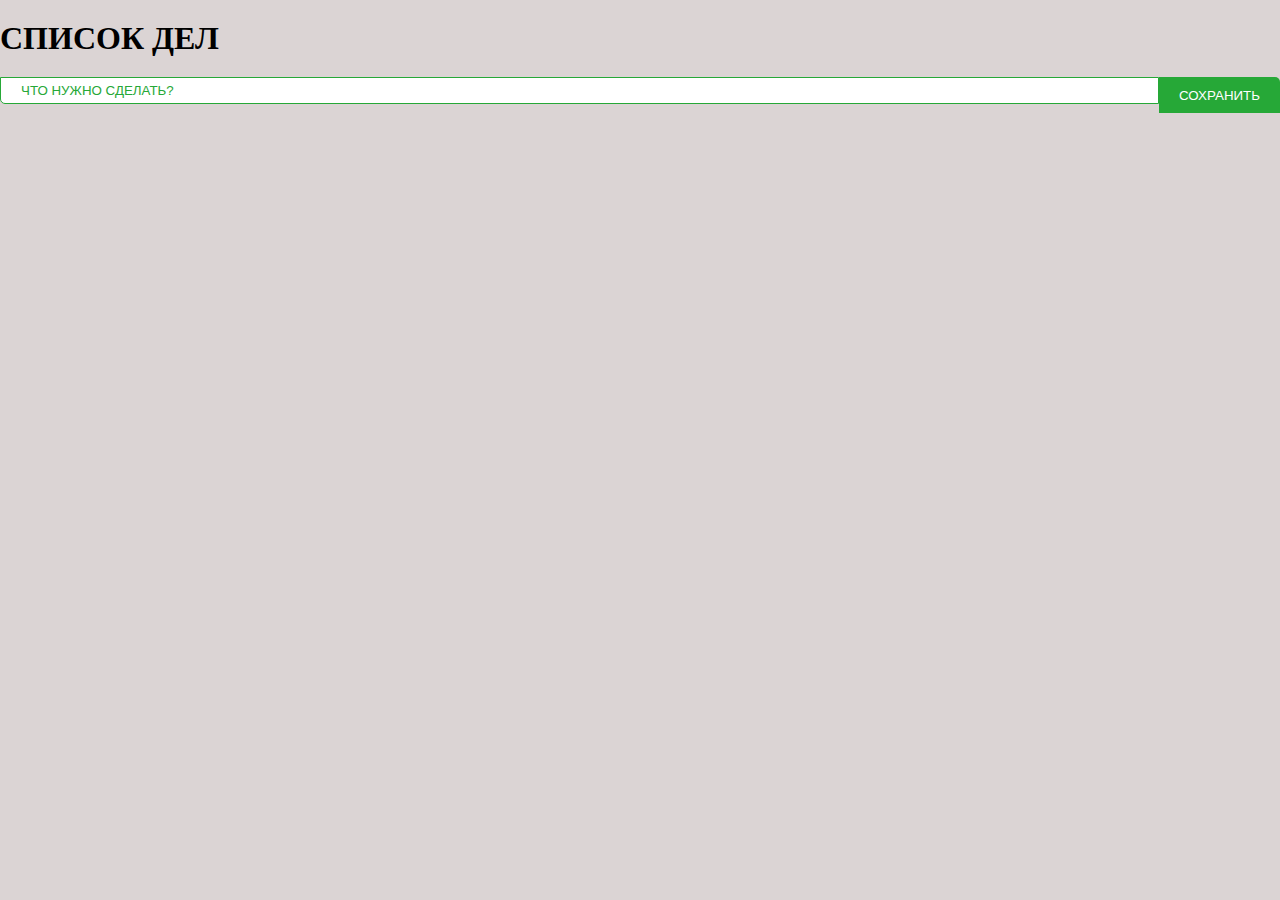
<file: application-dolist/index.html>
<!DOCTYPE html>
<html lang="ru">

<head>
  <meta charset="UTF-8">
  <title>список дел</title>
  <link rel="stylesheet" href="https://stackpath.bootstrapcdn.com/bootstrap/4.1.3/css/bootstrap.min.css" integrity="sha384-MCw98/SFnGE8fJT3GXwEOngsV7Zt27NXFoaoApmYm81iuXoPkFOJwJ8ERdknLPMO" crossorigin="anonymous">
  <link rel="stylesheet" href="css/style.css">
</head>

<body>
  <div class="container">
    <section class="main-list">
      <div class="main-list__wrapper">
        <h1 class="main-list__title">Список дел</h1>
      </div>
      <div class="case-row-wrapper">
        <p>
          <input type="text" id="newcase" placeholder="Что нужно сделать?" autofocus>
        </p>
        <button class="savecase">Сохранить</button>
      </div>
      <ul class="things-list"></ul>
    </section>

    <section class="completed">
      <h2 class="title">Выполненные задачи:</h2>
      <ul class="completed-list"></ul>
    </section>
    
  </div>
  <template id="template">
    <li class="item">
      <p>
        <input class="project-checkbox" id="case1" type="checkbox">
        <label class="project-label" for="case1"></label>
      </p>
      <button class="del-button" type="button"><span class="visually-hidden">Удалить задачу</span></button>
    </li>
  </template>
  <script src="js/script.js"></script>
</body>

</html>
</file>
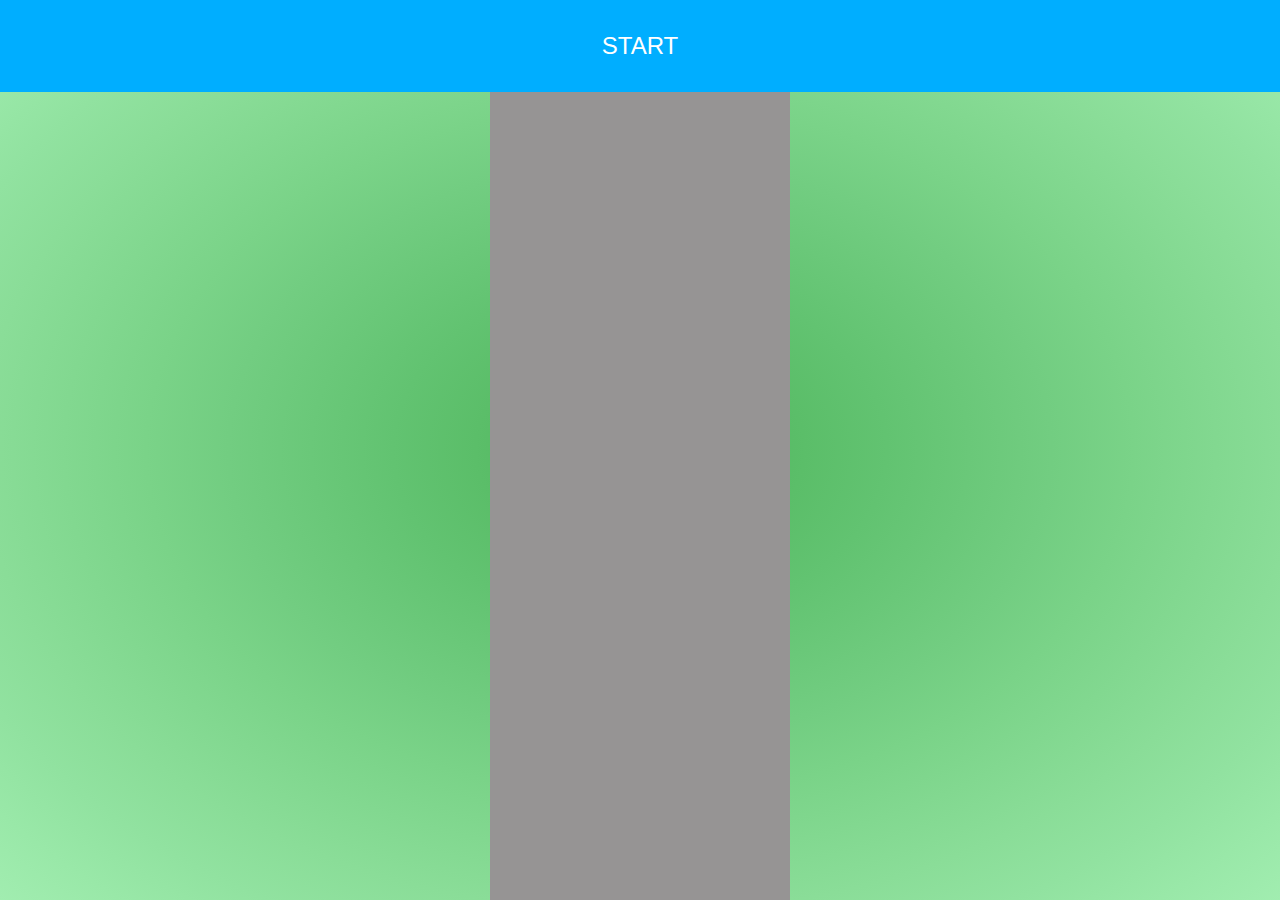
<file: game-race/index.html>
<!DOCTYPE html>
<html lang="en">
<head>
    <meta charset="UTF-8">
    <title>Race</title>
    <link rel="stylesheet" href="css/style.css">
</head>
<body>
    <div class="score">
        Ваши очки
        <span></span>
    </div>
    <div class="game">
        <button class="start" type="button">Start</button>
        <div class="game-area"></div>
    </div>

    <script src="js/main.js"></script>
</body>
</html>
</file>
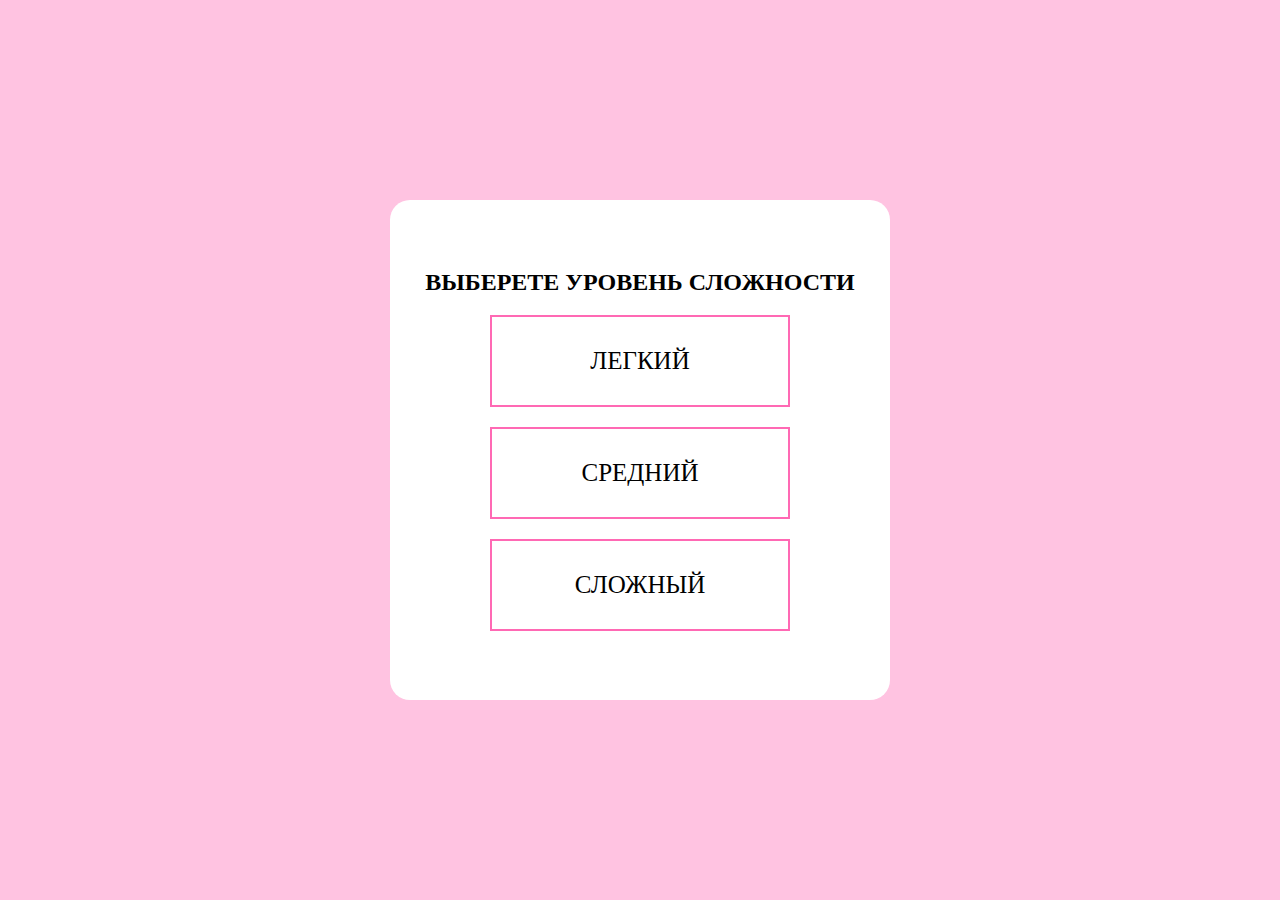
<file: game-tetris/index.html>
<!DOCTYPE html>
<html lang="ru">
<head>
  <meta charset="UTF-8">
  <title>Тетрис</title>
  <link rel="stylesheet" href="css/style.css">
</head>

<body>
  <input class="input" type="text" readonly>
  <div class="main"></div>
  <div class="controls">
    <h2>Управление</h2>
    <p>Вправо -- стрелка вправо</p>
    <p>Влево -- стрелка влево</p>
    <p>Поворот фигуры -- стрелка вверх</p>
    <p>Ускорить падение фигуры -- стрелка вниз</p>
  </div>
  <div class="overlay"></div>
  <div class="modal">
    <h2>Выберете уровень сложности</h2>
    <div class="button easy">Легкий</div>
    <div class="button normal">Средний</div>
    <div class="button hard">Сложный</div>
  </div>
  <script src="js/script.js"></script>
</body>
</html>
</file>
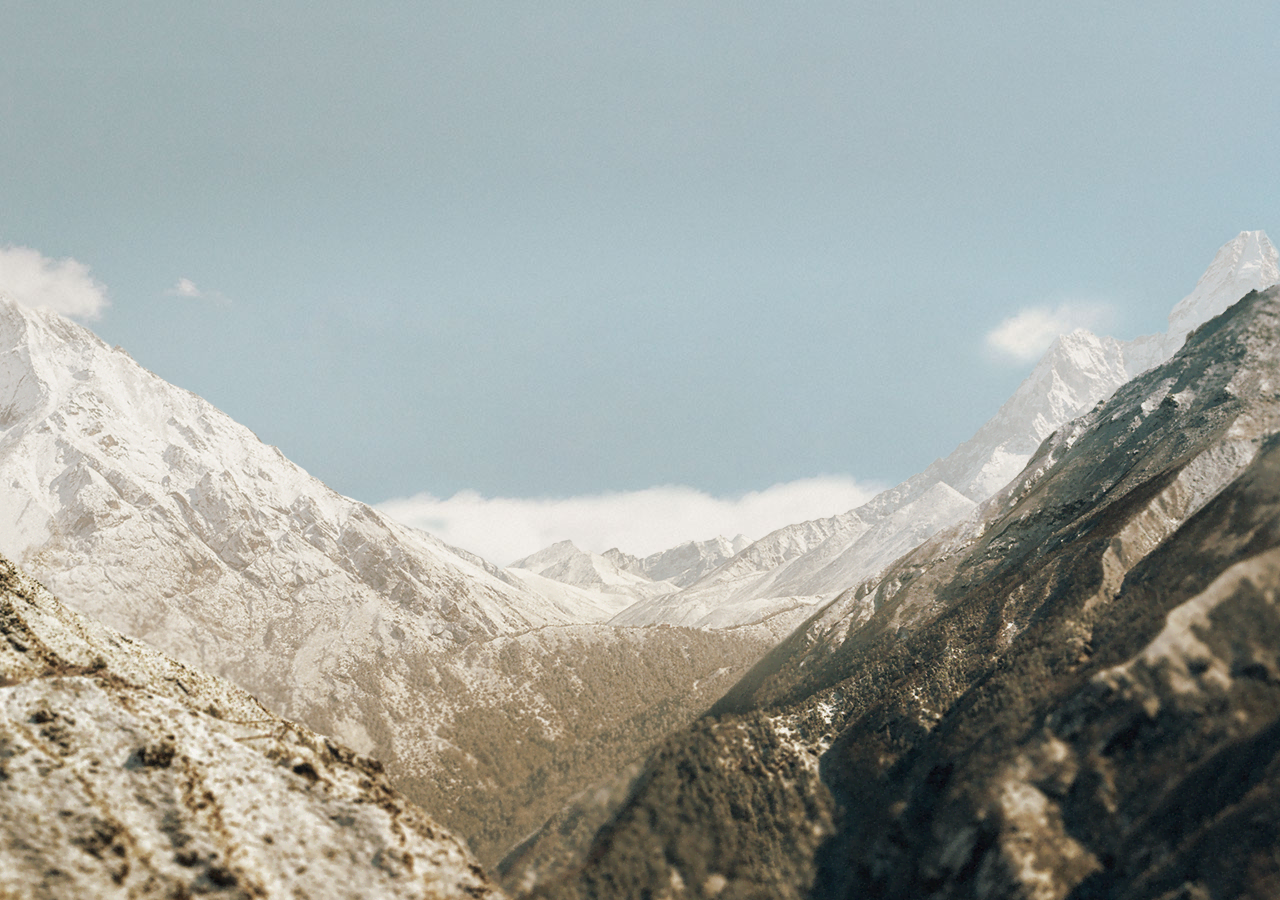
<file: parallax/index.html>
<!DOCTYPE html>
<html lang="ru">
<head>
  <meta charset="UTF-8">
  <title>Parallax</title>
  <link rel="stylesheet" href="style.css">
</head>

<body>
  <div class="scene">
    <div data-speed="80" class="layer layer-bg"></div>
    <div data-speed="40" class="layer layer-1"></div>
    <div data-speed="20" class="layer layer-2"></div>
  </div>
  <script src="main.js"></script>
</body>
</html>
</file>
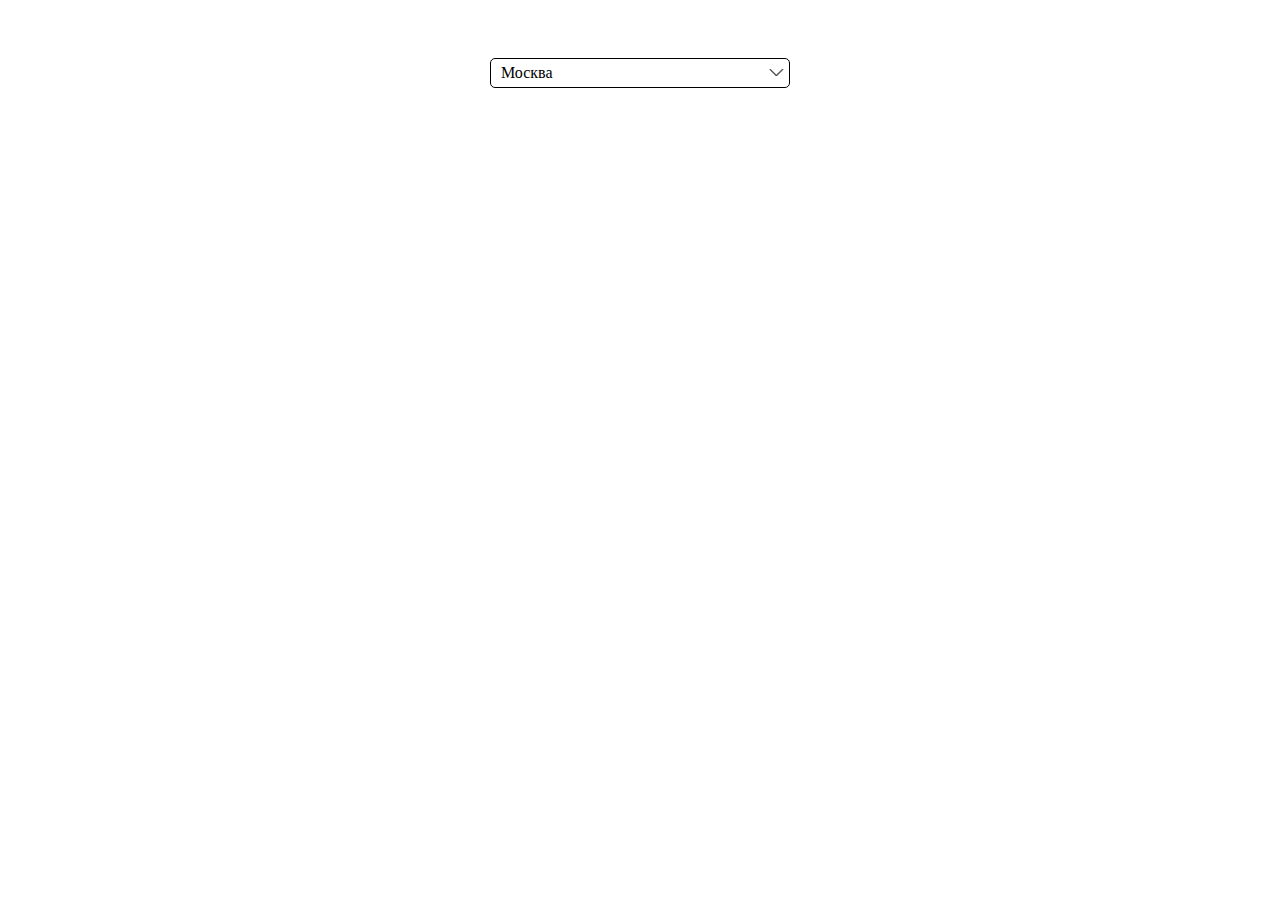
<file: plagin-select/index.html>
<!DOCTYPE html>
<html lang="ru">

<head>
  <meta charset="UTF-8">
  <title>Select plagin</title>
  <link rel="stylesheet" href="style.css">
</head>

<body>
  <div class="app">
    <div class="dropdown" id="dropdown">
      <div class="dropdown__label"></div>
      <ul class="dropdown__menu"></ul>
    </div>
  </div>

  <script src="script.js"></script>
</body>

</html>
</file>
<file: application-dolist/css/style.css>
*,
*::before,
*::after {
  box-sizing: border-box;
}

html,
body {
  margin: 0;
  padding: 0;
}

.container {
  background: #dbd4d4;
  min-height: 100vh;
  padding-top: 20px;
}

.visually-hidden {
  position: absolute;
  clip: rect(0 0 0 0);
  width: 1px;
  height: 1px;
  margin: -1px;
}

.main-list {
  border-top-right-radius: 5px;
  border-bottom-left-radius: 5px;
}

.main-list__wrapper {
  display: flex;
  justify-content: space-between;
}

.main-list__title {
  margin: 0;
  text-transform: uppercase;
  padding-bottom: 20px;
}

.case-row-wrapper {
  display: flex;
  justify-content: space-between;
  margin-bottom: 20px;
}

.case-row-wrapper p {
  flex-basis: 100%;
  margin: 0;
}

.main-list input[type="text"] {
  width: 100%;
  border: 1px solid transparent;
  border-bottom-left-radius: 5px;
  padding: 5px 20px;
  text-transform: uppercase;
  color: #26a837;
}

.main-list input[type="text"]::placeholder {
  color: #26a837;
  text-transform: uppercase;
}

.main-list input[type="text"]:hover,
.main-list input[type="text"]:focus {
  border: 1px solid #26a837;
  outline: none;
}

.savecase {
  height: 36px;
  background: transparent;
  cursor: pointer;
  text-transform: uppercase;
  background: #26a837;
  color: #fff;
  border: none;
  padding: 0 20px;
  text-align: center;
  vertical-align: middle;
  border-top-right-radius: 5px;
}

.things-list {
  list-style: none;
  margin: 0;
  padding: 0;
  padding-bottom: 20px;
}

.item {
  position: relative;
  padding: 0 20px;
  margin: 20px 0;
  background: #fff;
  border-top-left-radius: 5px;
  border-bottom-right-radius: 5px;
  text-transform: uppercase;
  color: #000;
}

.item:last-child {
  margin-bottom: 0;
}

.item p {
  display: flex;
  align-items: center;
  margin: 0;
  padding-right: 80px;
  transition: all .4s;
}

.item p:hover {
  color: #26a837;
}

.project-label {
  padding: 15px 0;
  margin-left: 20px;
  margin-bottom: 0;
  cursor: pointer;
  flex-grow: 1;
}

.project-checkbox {
  cursor: pointer;
}

.del-button {
  opacity: 0;
  position: absolute;
  top: 0;
  bottom: 0;
  right: 0;
  width: 80px;
  background-color: rgba(209, 13, 13, 0.99);
  cursor: pointer;
  transition: all .4s;
  outline: none !important;
}

.del-button::before,
.del-button::after {
  content: "";
  width: 40px;
  height: 5px;
  background-color: #fff;
  position: absolute;
  top: 50%;
  left: 50%;
  transform: translate(-50%, -50%) rotate(45deg);
}

.del-button::after {
  transform: translate(-50%, -50%) rotate(-45deg);
}

.item:hover .del-button,
.item:focus .del-button {
  opacity: 1;
  display: block;
}

.completed {
  display: none;
}

.completed-list {
  margin: 0;
  padding: 0;
  list-style: none;
}

.completed p {
  text-decoration: line-through;
  color: darkgray;
}

.completed p:hover {
  color: darkgray;
}

.title {
  text-transform: lowercase;
}

.completed.open {
  display: block;
}
</file>
<file: game-race/css/style.css>
body {
    margin: 0;
    background-image: radial-gradient(rgb(75, 179, 89), rgb(83, 184, 97), rgb(91, 190, 105), rgb(98, 195, 113), rgb(106, 200, 121), rgb(114, 205, 129), rgb(122, 211, 136), rgb(130, 216, 144), rgb(138, 221, 152), rgb(145, 226, 160), rgb(153, 232, 168), rgb(161, 237, 176));
}

.car,
.enemy {
    width: 50px;
    height: 100px;
    position: absolute;
    background: transparent url("../image/player.png") center / cover no-repeat;
}

.game-area {
    margin: auto;
    margin-top: 60px;
    width: 300px;
    height: calc(100vh - 60px);
    position: relative;
    background-color:#969494;
    overflow: hidden;
}

.line {
    width: 10px;
    height: 50px;
    position: absolute;
    left: 50%;
    transform: translateX(-50%);
    background-color: #fff;
}

.start {
    display: block;
    width: 100%;
    padding: 2rem;
    position: absolute;
    top: 0;
    left: 0;
    right: 0;
    z-index: 1;
    text-align: center;
    text-transform: uppercase;
    font-size: 1.5rem;
    color: #fff;
    background-color: #00aeff;
    border: none;
    cursor: pointer;
}

.score {
    padding: 1rem;
    position: absolute;
    top: 0;
    left: 0;
    right: 0;
    z-index: 1;
    text-align: center;
    font-size: 1.5rem;
    font-weight: 500;
    color: #fff;
    background-color: #df94d8;
}

.hide {
    display: none;
}
</file>
<file: game-tetris/css/style.css>
*,
*::before,
*::after {
  box-sizing: border-box;
}

body {
  background-color: rgba(200, 225, 255, .3);
}

.main {
  position: relative;
  width: 500px;
  height: 700px;
  margin: 20px auto;
  border: 1px solid #000;
  overflow: hidden;
}

.tetris {
  position: absolute;
  bottom: 0;
  width: 500px;
  height: 900px;
  display: flex;
  flex-wrap: wrap;
  background-color: #fff;
  overflow: hidden;
}

.excel {
  width: 50px;
  height: 50px;
  border: 1px solid #eee;
}

.figure,
.set {
  background-color: #FFC3E1;
}

.input {
  display: block;
  margin: 25px auto;
  font-size: 20px;
  padding: 10px;
  background-color: transparent;
  border: none;
}

.controls {
  padding: 20px;
  position: absolute;
  top: 200px;
  right: 100px;
}

.modal {
  position: fixed;
  text-transform: uppercase;
  width: 500px;
  height: 500px;
  top: 50%;
  left: 50%;
  transform: translate(-50%, -50%);
  background-color: #fff;
  z-index: 3;
  display: flex;
  justify-content: center;
  flex-direction: column;
  align-items: center;
  border-radius: 20px;
}

.button {
  border: 2px solid #FF69B4;
  width: 300px;
  text-align: center;
  margin-bottom: 20px;
  padding: 30px 0;
  cursor: pointer;
  font-size: 25px;
  transition: all .3s;
}

.button:hover {
  border-radius: 40px;
}

.overlay {
  position: fixed;
  top: 0;
  left: 0;
  width: 100%;
  height: 100%;
  z-index: 2;
  background-color: #FFC3E1;
}
</file>
<file: parallax/style.css>
body {
  margin: 0;
}

* {
  box-sizing: border-box;
}

img {
  max-width: 100%;
}

.scene {
  min-height: 100vh;
  position: fixed;
  left: 0;
  right: 0;
  bottom: 0;
  top: 0;
}

.layer {
  position: absolute;
  left: -10%;
  right: 0;
  width: 110%;
  height: 100%;
}

.layer-bg {
  background: url("img/l3.jpg") center no-repeat;
  background-size: cover;
  z-index: -1;
} 

.layer-1 {
  background: url("img/l1.png") center no-repeat;
  background-size: cover;
} 

.layer-2 {
  background: url("img/l2.png") center no-repeat;
  background-size: cover;
}
</file>
<file: plagin-select/style.css>
*,
*::before,
* ::after {
  box-sizing: border-box;
}

.app {
  width: 100%;
  height: 100vh;
  overflow: hidden;
  display: flex;
  justify-content: center;
  align-items: flex-start;
  padding-top: 50px;
}

.dropdown {
  position: relative;
  min-width: 300px;
}

.dropdown__label {
  padding: 5px 10px;
  padding-right: 25px;
  border-radius: 5px;
  border: 1px solid #000;
  cursor: pointer;
  position: relative;
}

.dropdown__label::before {
  content: "";
  width: 15px;
  height: 7px;
  position: absolute;
  top: calc(50% - 4px);
  right: 5px;
  background-image: url("icon-arrow.svg");
  background-repeat: no-repeat;
  background-position: center;
  background-size: 15px;
  transition: .5s;
}

.dropdown__menu {
  list-style: none;
  margin: 0;
  padding: 10px 0;
  border-radius: 5px;
  border: 1px solid #000;
  display: none;
  position: absolute;
  width: 100%;
  top: 29px;
}

.dropdown__menu li {
  padding: 5px 10px;
  transition: .5s;
}

.dropdown__menu li:hover {
  background-color: rgba(0, 0, 0, .2);
  cursor: pointer;
}

.dropdown.open .dropdown__menu {
  display: block;
}

.dropdown.open .dropdown__label::before {
  transform: rotate(-180deg);
}
</file>
